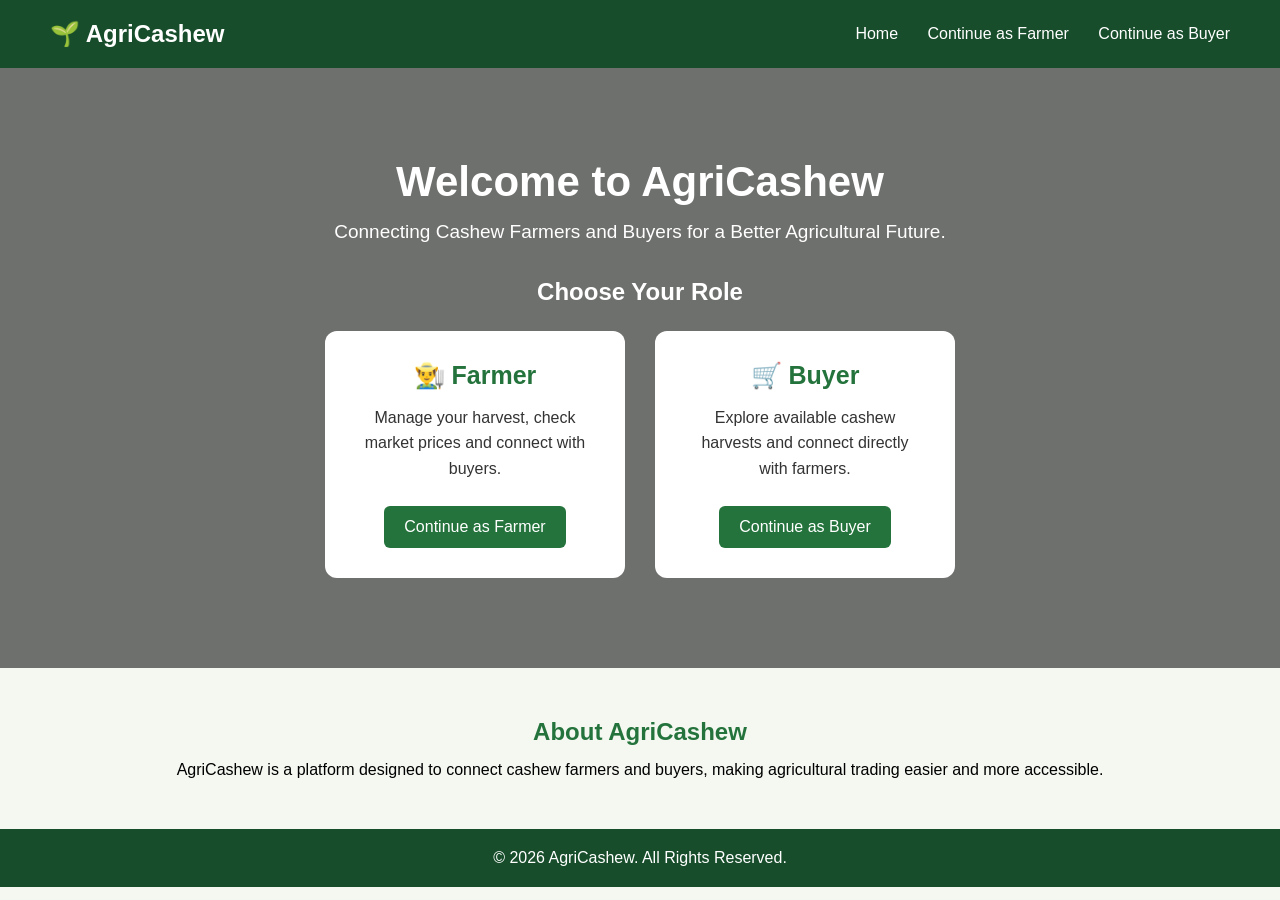
<file: templates/index.html>
<!DOCTYPE html>
<html lang="en">
<head>
    <meta charset="UTF-8">
    <meta name="viewport" content="width=device-width, initial-scale=1.0">

    <title>AgriCashew - Home</title>

    <link rel="stylesheet" href="../static/css/style.css">
</head>
<body>

    <!-- Navigation -->
    <nav class="navbar">
        <h2>🌱 AgriCashew</h2>

        <div class="nav-links">
            <a href="index.html">Home</a>
            <a href="farmer.html">Continue as Farmer</a>
            <a href="buyer.html">Continue as Buyer</a>
        </div>
    </nav>

    <!-- Welcome Section -->
    <section class="hero">
        <div class="hero-content">
            <h1>Welcome to AgriCashew</h1>

            <p>
                Connecting Cashew Farmers and Buyers
                for a Better Agricultural Future.
            </p>

            <h2>Choose Your Role</h2>

            <div class="role-container">

                <div class="role-card">
                    <h3>👨‍🌾 Farmer</h3>
                    <p>
                        Manage your harvest, check market prices
                        and connect with buyers.
                    </p>
                    <a href="farmer.html" class="btn">
                        Continue as Farmer
                    </a>
                </div>

                <div class="role-card">
                    <h3>🛒 Buyer</h3>
                    <p>
                        Explore available cashew harvests
                        and connect directly with farmers.
                    </p>
                    <a href="buyer.html" class="btn">
                        Continue as Buyer
                    </a>
                </div>

            </div>
        </div>
    </section>

    <!-- About Section -->
    <section id="about" class="about">
        <h2>About AgriCashew</h2>
        <p>
            AgriCashew is a platform designed to connect
            cashew farmers and buyers, making agricultural
            trading easier and more accessible.
        </p>
    </section>

    <!-- Footer -->
    <footer id="contact">
        <p>© 2026 AgriCashew. All Rights Reserved.</p>
    </footer>

   <script src="../static/js/script.js"></script>

</body>
</html>
</file>
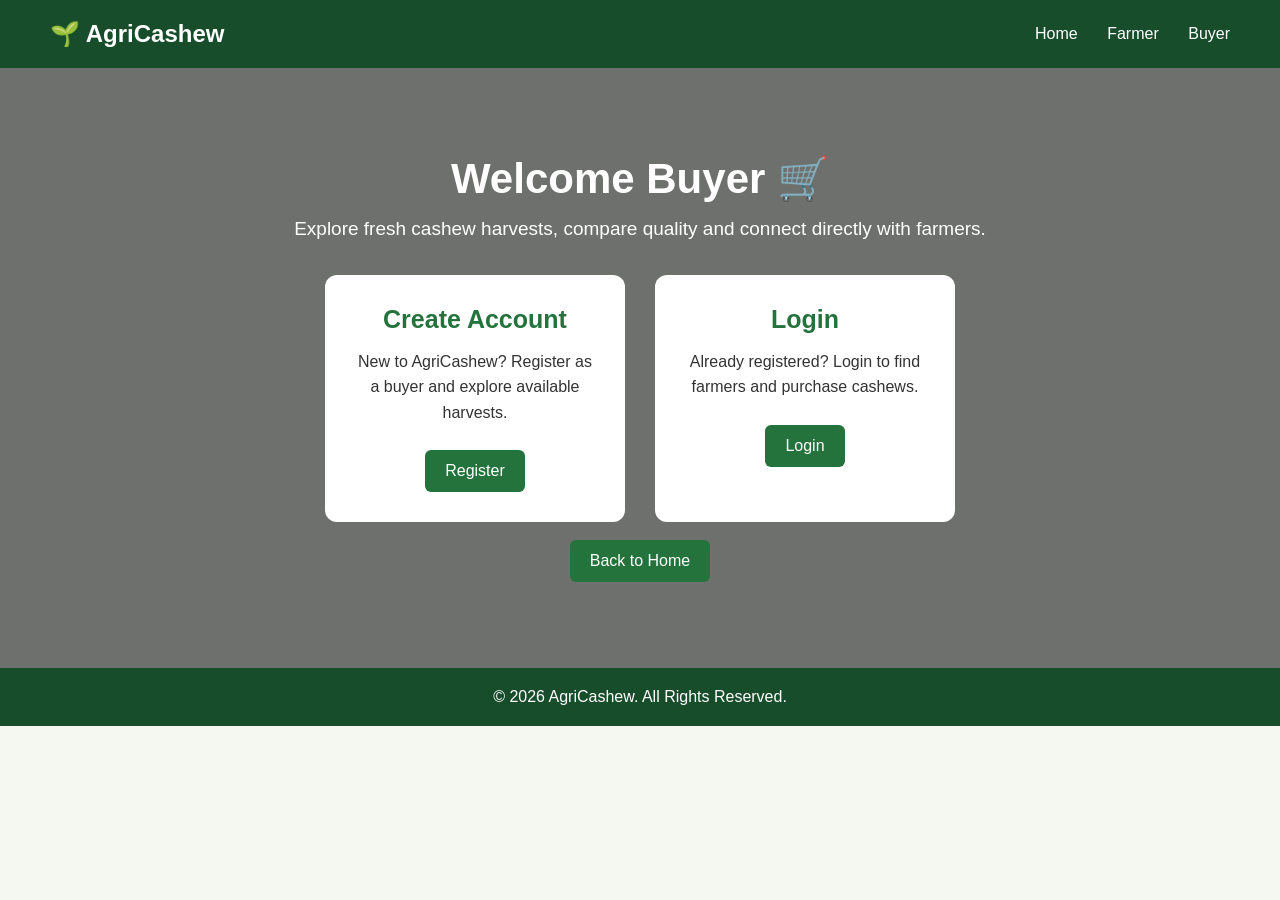
<file: templates/buyer.html>
<!DOCTYPE html>
<html lang="en">
<head>
    <meta charset="UTF-8">
    <meta name="viewport" content="width=device-width, initial-scale=1.0">

    <title>Buyer - AgriCashew</title>

    <link rel="stylesheet" href="../static/css/style.css">
</head>
<body>

    <!-- Navigation -->
    <nav class="navbar">
        <h2>🌱 AgriCashew</h2>

        <div class="nav-links">
            <a href="index.html">Home</a>
            <a href="farmer.html">Farmer</a>
            <a href="buyer.html">Buyer</a>
        </div>
    </nav>

    <!-- Buyer Welcome Section -->
    <section class="hero">
        <div class="hero-content">

            <h1>Welcome Buyer 🛒</h1>

            <p>
                Explore fresh cashew harvests, compare quality
                and connect directly with farmers.
            </p>

            <div class="role-container">

                <!-- Registration Card -->
                <div class="role-card">
                    <h3>Create Account</h3>

                    <p>
                        New to AgriCashew?
                        Register as a buyer and explore available harvests.
                    </p>

                    <a href="buyer_register.html" class="btn">Register</a>
                </div>

                <!-- Login Card -->
                <div class="role-card">
                    <h3>Login</h3>

                    <p>
                        Already registered?
                        Login to find farmers and purchase cashews.
                    </p>

                    <a href="buyer_login.html" class="btn">Login</a>
                </div>

            </div>

            <br>

            <a href="index.html" class="btn">Back to Home</a>

        </div>
    </section>

    <!-- Footer -->
    <footer>
        <p>© 2026 AgriCashew. All Rights Reserved.</p>
    </footer>

    <script src="../static/js/script.js"></script>

</body>
</html>
</file>
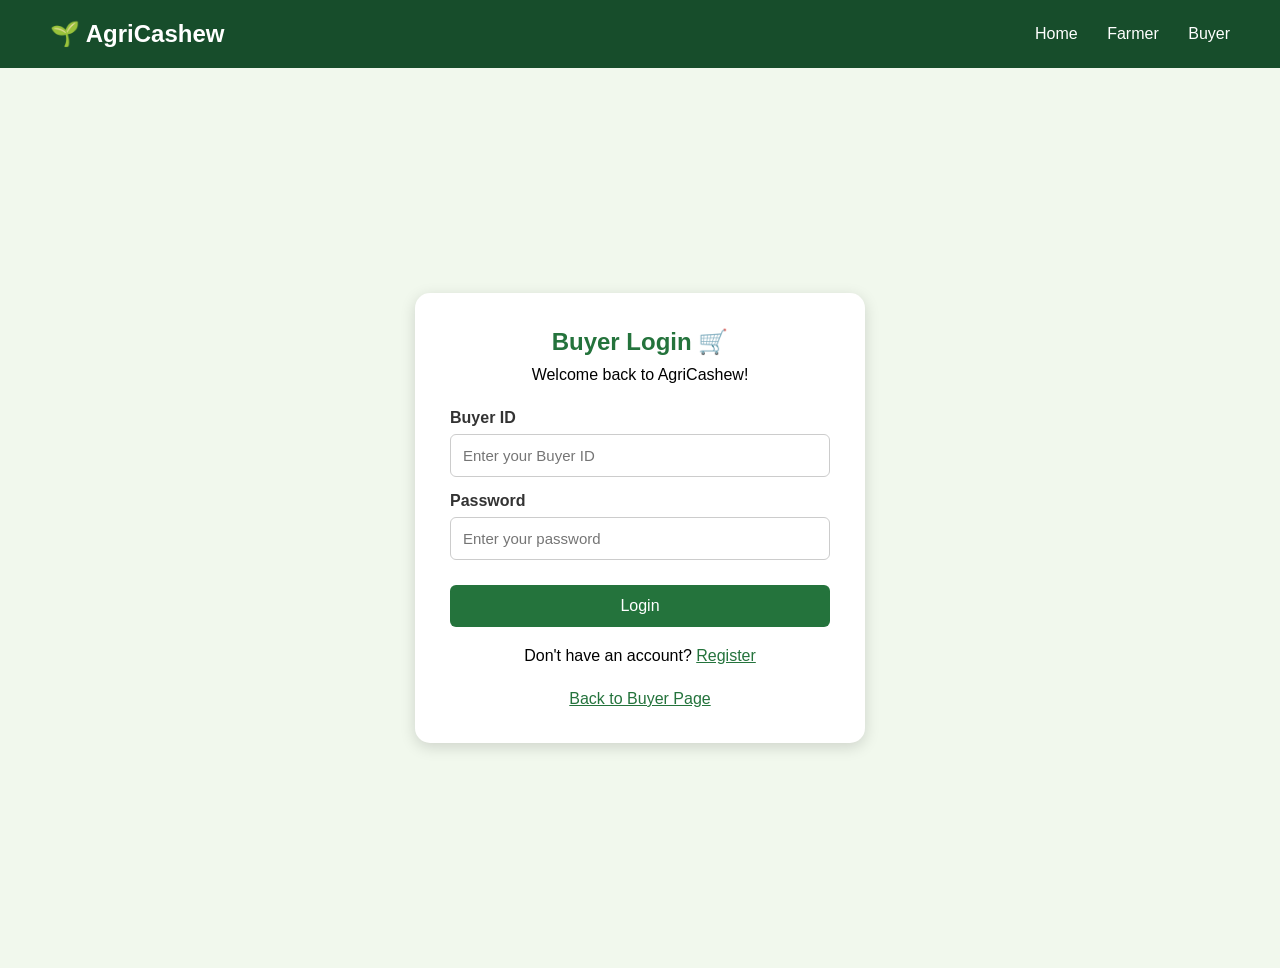
<file: templates/buyer_login.html>
<!DOCTYPE html>
<html lang="en">
<head>
    <meta charset="UTF-8">
    <meta name="viewport" content="width=device-width, initial-scale=1.0">

    <title>Buyer Login - AgriCashew</title>

    <link rel="stylesheet" href="../static/css/style.css">
</head>
<body>

    <!-- Navigation -->
    <nav class="navbar">
        <h2>🌱 AgriCashew</h2>

        <div class="nav-links">
            <a href="index.html">Home</a>
            <a href="farmer.html">Farmer</a>
            <a href="buyer.html">Buyer</a>
        </div>
    </nav>

    <!-- Buyer Login Form -->
    <section class="form-section">

        <div class="form-card">

            <h1>Buyer Login 🛒</h1>

            <p>Welcome back to AgriCashew!</p>

            <form id="buyerLoginForm">

                <label>Buyer ID</label>

                <input
                    type="text"
                    id="loginBuyerId"
                    placeholder="Enter your Buyer ID"
                    required
                >

                <label>Password</label>

                <input
                    type="password"
                    id="loginBuyerPassword"
                    placeholder="Enter your password"
                    required
                >

                <button type="submit" class="btn">
                    Login
                </button>

            </form>

            <p class="form-footer">
                Don't have an account?
                <a href="buyer_register.html">Register</a>
            </p>

            <a href="buyer.html" class="back-link">
                Back to Buyer Page
            </a>

        </div>

    </section>

    <script src="../static/js/script.js"></script>

</body>
</html>
</file>
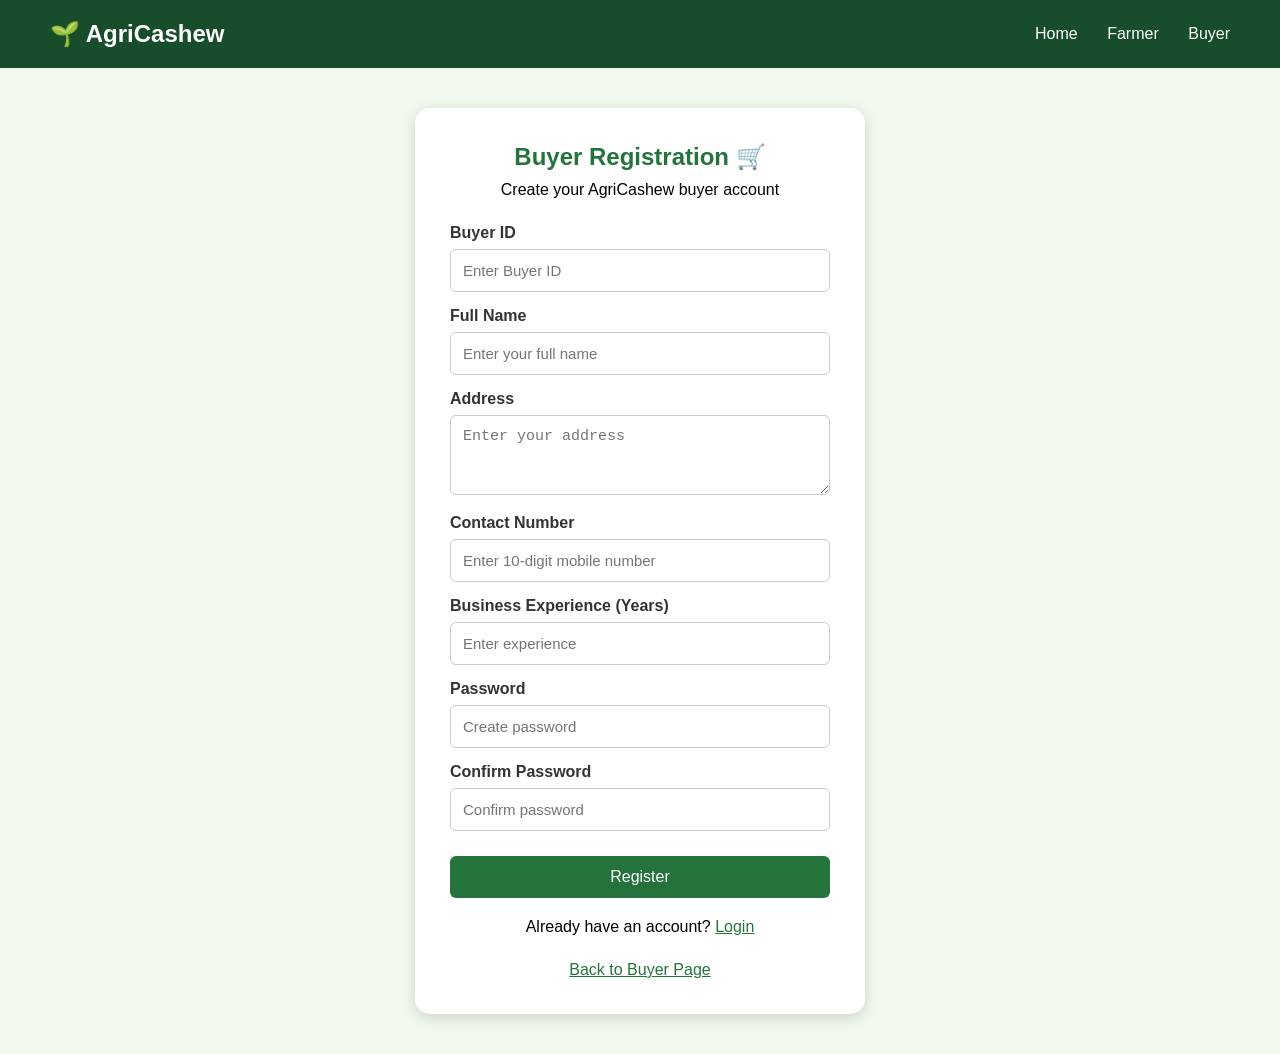
<file: templates/buyer_register.html>
<!DOCTYPE html>
<html lang="en">
<head>
    <meta charset="UTF-8">
    <meta name="viewport" content="width=device-width, initial-scale=1.0">

    <title>Buyer Registration - AgriCashew</title>

    <link rel="stylesheet" href="../static/css/style.css">
</head>
<body>

    <nav class="navbar">
        <h2>🌱 AgriCashew</h2>

        <div class="nav-links">
            <a href="index.html">Home</a>
            <a href="farmer.html">Farmer</a>
            <a href="buyer.html">Buyer</a>
        </div>
    </nav>

    <section class="form-section">

        <div class="form-card">

            <h1>Buyer Registration 🛒</h1>
            <p>Create your AgriCashew buyer account</p>

            <form id="buyerForm">

                <label>Buyer ID</label>
                <input type="text" id="buyerId"
                       placeholder="Enter Buyer ID" required>

                <label>Full Name</label>
                <input type="text" id="buyerName"
                       placeholder="Enter your full name" required>

                <label>Address</label>
                <textarea id="buyerAddress"
                          placeholder="Enter your address"
                          required></textarea>

                <label>Contact Number</label>
                <input type="tel" id="buyerPhone"
                       placeholder="Enter 10-digit mobile number"
                       pattern="[0-9]{10}" required>

                <label>Business Experience (Years)</label>
                <input type="number" id="buyerExperience"
                       placeholder="Enter experience"
                       min="0" required>

                <label>Password</label>
                <input type="password" id="buyerPassword"
                       placeholder="Create password" required>

                <label>Confirm Password</label>
                <input type="password" id="buyerConfirmPassword"
                       placeholder="Confirm password" required>

                <button type="submit" class="btn">
                    Register
                </button>

            </form>

            <p class="form-footer">
                Already have an account?
                <a href="buyer.html">Login</a>
            </p>

            <a href="buyer.html" class="back-link">
                Back to Buyer Page
            </a>

        </div>

    </section>

    <script src="../static/js/script.js"></script>

</body>
</html>
</file>
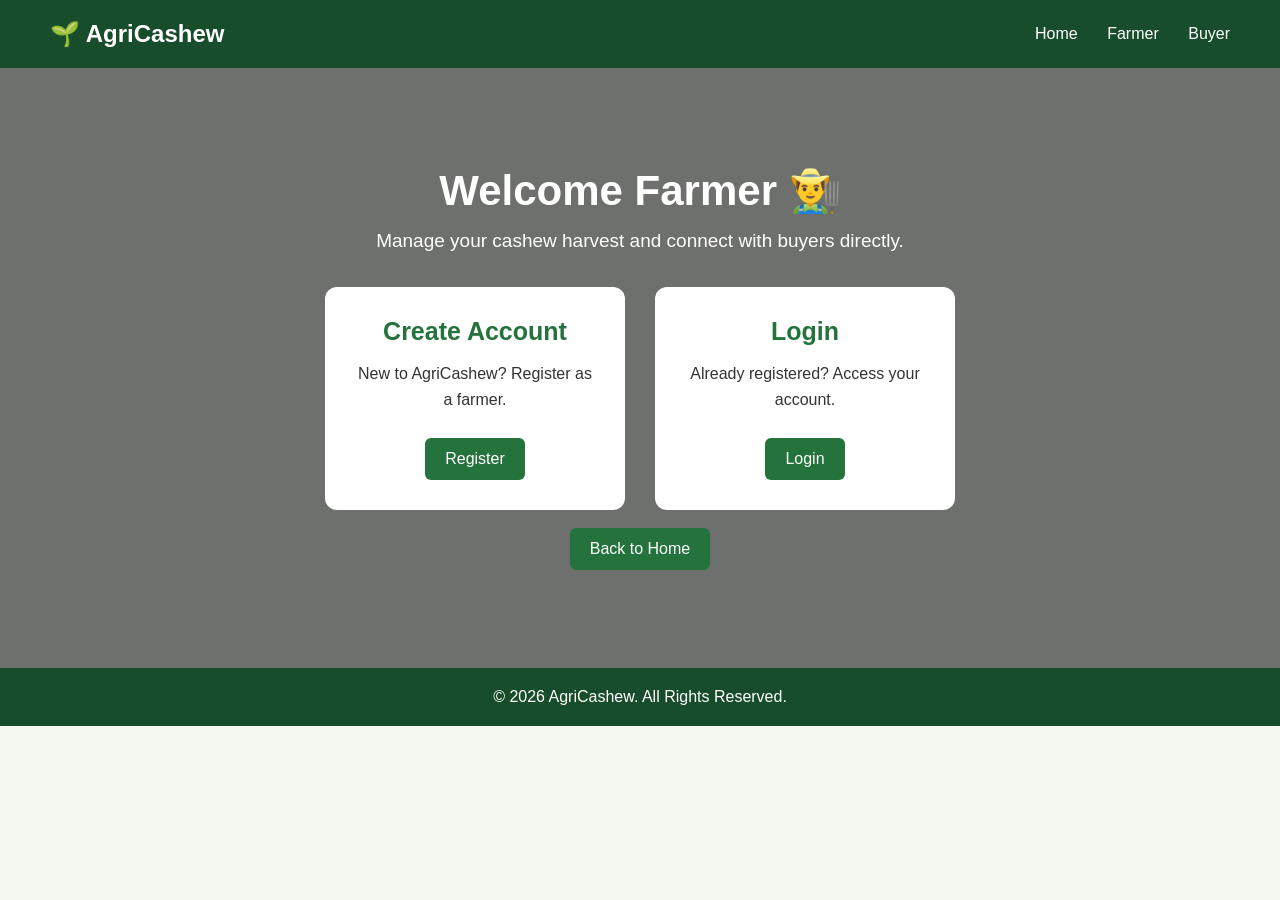
<file: templates/farmer.html>
<!DOCTYPE html>
<html lang="en">
<head>
    <meta charset="UTF-8">
    <meta name="viewport" content="width=device-width, initial-scale=1.0">

    <title>Farmer - AgriCashew</title>

    <link rel="stylesheet" href="../static/css/style.css">
</head>
<body>

    <nav class="navbar">
        <h2>🌱 AgriCashew</h2>

        <div class="nav-links">
            <a href="index.html">Home</a>
            <a href="farmer.html">Farmer</a>
            <a href="buyer.html">Buyer</a>
        </div>
    </nav>

    <section class="hero">
        <div class="hero-content">
            <h1>Welcome Farmer 👨‍🌾</h1>

            <p>
                Manage your cashew harvest and connect
                with buyers directly.
            </p>

            <div class="role-container">
                <div class="role-card">
                    <h3>Create Account</h3>
                    <p>New to AgriCashew? Register as a farmer.</p>
                    <a href="farmer_register.html" class="btn">Register</a>
                </div>

                <div class="role-card">
                    <h3>Login</h3>
                    <p>Already registered? Access your account.</p>
                    <a href="farmer_login.html" class="btn">Login</a>
                </div>
            </div>

            <br>
            <a href="index.html" class="btn">Back to Home</a>
        </div>
    </section>

    <footer>
        <p>© 2026 AgriCashew. All Rights Reserved.</p>
    </footer>

    <script src="../static/js/script.js"></script>

</body>
</html>
</file>
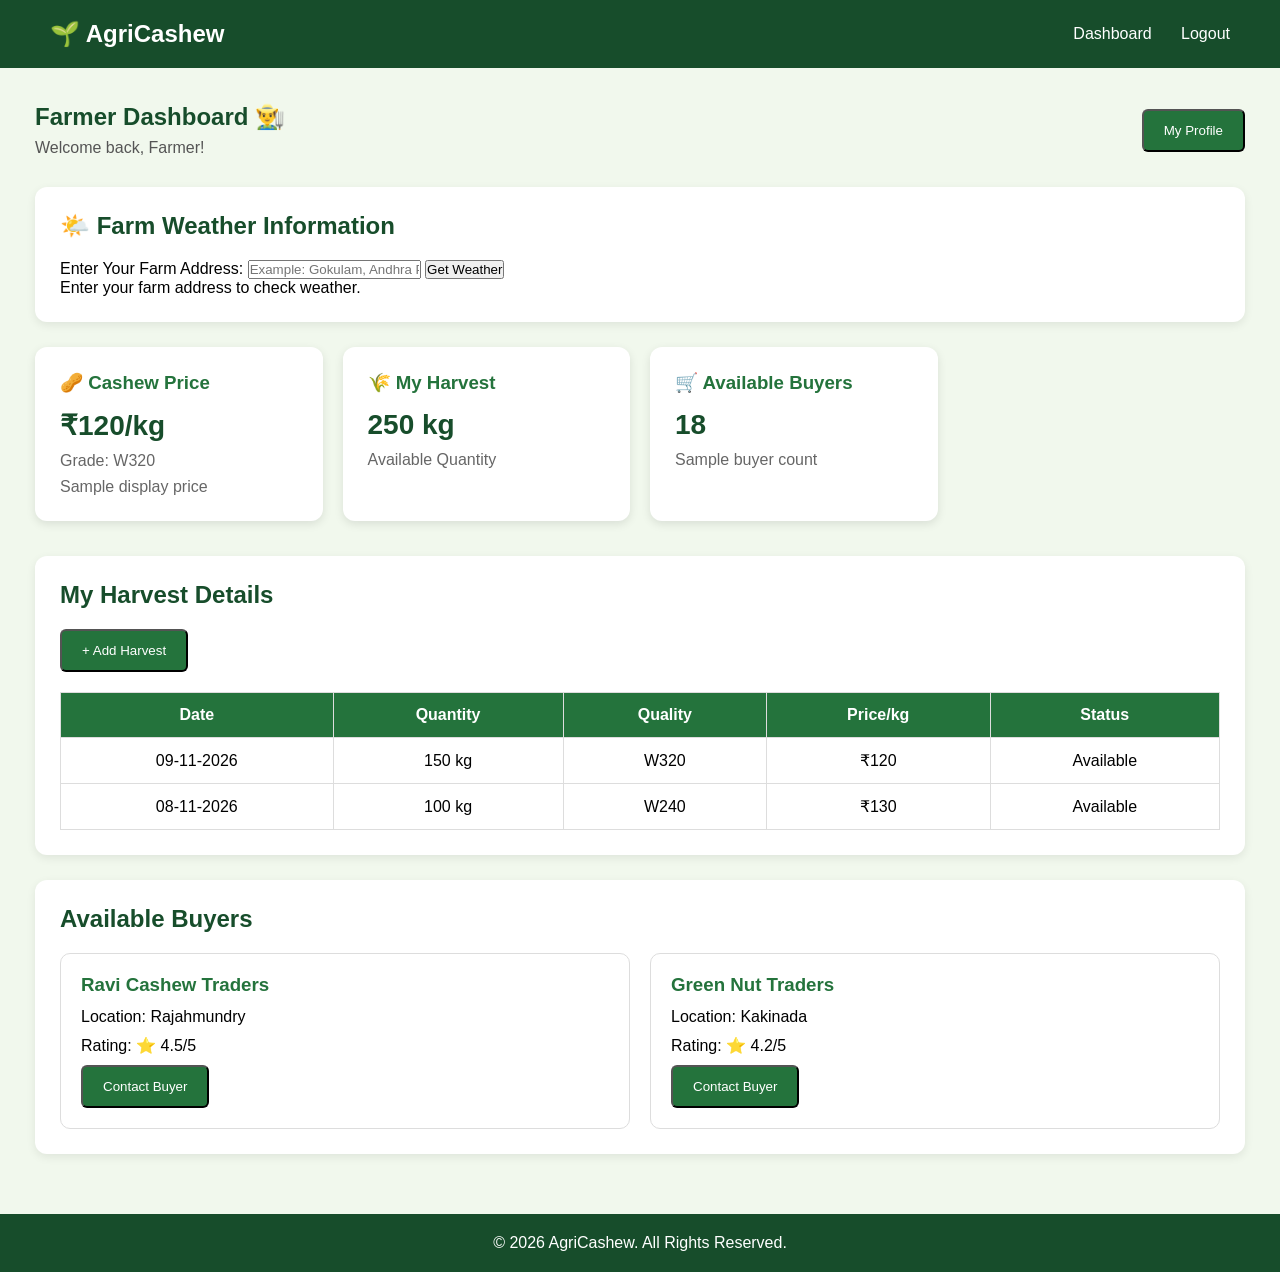
<file: templates/farmer_dashboard.html>
<!DOCTYPE html>
<html lang="en">
<head>
    <meta charset="UTF-8">
    <meta name="viewport" content="width=device-width, initial-scale=1.0">

    <title>Farmer Dashboard - AgriCashew</title>

    <link rel="stylesheet" href="../static/css/style.css">
</head>

<body>

    <!-- Navigation -->
    <nav class="navbar">
        <h2>🌱 AgriCashew</h2>

        <div class="nav-links">
            <a href="farmer_dashboard.html">Dashboard</a>
            <a href="farmer.html">Logout</a>
        </div>
    </nav>

    <section class="dashboard">

        <!-- Dashboard Heading -->
        <div class="dashboard-heading">
            <div>
                <h1>Farmer Dashboard 👨‍🌾</h1>
                <p>Welcome back, Farmer!</p>
            </div>

            <button class="btn" type="button"
                onclick="alert('Profile page coming soon!')">
                My Profile
            </button>
        </div>
         <!-- Weather Section -->
<section class="dashboard-section">
    <h2>🌤️ Farm Weather Information</h2>

    <label for="farmAddress">Enter Your Farm Address:</label>

    <input
        type="text"
        id="farmAddress"
        placeholder="Example: Gokulam, Andhra Pradesh"
    >

    <button onclick="getWeather()">
        Get Weather
    </button>

    <div id="weatherInfo">
        <p>Enter your farm address to check weather.</p>
    </div>
</section>


        <!-- Summary Cards -->
        <div class="dashboard-cards">
            <div class="dashboard-card">
                <h3>🥜 Cashew Price</h3>
                <h2>₹120/kg</h2>
                <p>Grade: W320</p>
                <p>Sample display price</p>
            </div>

            <div class="dashboard-card">
                <h3>🌾 My Harvest</h3>
                <h2 id="totalHarvest">250 kg</h2>
                <p>Available Quantity</p>
            </div>

            <div class="dashboard-card">
                <h3>🛒 Available Buyers</h3>
                <h2>18</h2>
                <p>Sample buyer count</p>
            </div>

        </div>
       
        <!-- Harvest Section -->
        <div class="dashboard-section">

            <h2>My Harvest Details</h2>

            <button type="button" class="btn"
                id="showHarvestForm">
                + Add Harvest
            </button>

            <!-- Add Harvest Form -->
            <div class="harvest-form"
                id="harvestFormContainer" hidden>

                <h3>Add New Harvest 🌾</h3>

                <form id="harvestForm">

                    <label for="harvestDate">Harvest Date</label>
                    <input type="date"
                        id="harvestDate" required>

                    <label for="quantity">Quantity (kg)</label>
                    <input type="number"
                        id="quantity"
                        placeholder="Enter quantity in kg"
                        min="0.1"
                        step="0.1"
                        required>

                    <label for="quality">Cashew Quality</label>
                    <select id="quality" required>
                        <option value="">Select Quality</option>
                        <option value="W180">W180</option>
                        <option value="W210">W210</option>
                        <option value="W240">W240</option>
                        <option value="W320">W320</option>
                        <option value="W450">W450</option>
                        <option value="Other">Other</option>
                    </select>

                    <label for="price">Price per kg (₹)</label>
                    <input type="number"
                        id="price"
                        placeholder="Enter price per kg"
                        min="0.01"
                        step="0.01"
                        required>

                    <label for="status">Availability Status</label>
                    <select id="status" required>
                        <option value="Available">Available</option>
                        <option value="Sold">Sold</option>
                    </select>

                    <button type="submit" class="btn">
                        Save Harvest
                    </button>

                    <button type="button"
                        class="btn cancel-btn"
                        id="cancelHarvestForm">
                        Cancel
                    </button>

                </form>

            </div>

            <!-- Harvest Table -->
            <div class="table-container">

                <table>
                    <thead>
                        <tr>
                            <th>Date</th>
                            <th>Quantity</th>
                            <th>Quality</th>
                            <th>Price/kg</th>
                            <th>Status</th>
                        </tr>
                    </thead>

                    <tbody id="harvestTableBody">

                        <tr>
                            <td>09-11-2026</td>
                            <td>150 kg</td>
                            <td>W320</td>
                            <td>₹120</td>
                            <td>Available</td>
                        </tr>

                        <tr>
                            <td>08-11-2026</td>
                            <td>100 kg</td>
                            <td>W240</td>
                            <td>₹130</td>
                            <td>Available</td>
                        </tr>

                    </tbody>
                </table>

            </div>

        </div>

        <!-- Buyer Section -->
        <div class="dashboard-section">

            <h2>Available Buyers</h2>

            <div class="buyer-list">

                <div class="buyer-item">
                    <h3>Ravi Cashew Traders</h3>
                    <p>Location: Rajahmundry</p>
                    <p>Rating: ⭐ 4.5/5</p>

                    <button class="btn" type="button"
                        onclick="alert('Contact feature coming soon!')">
                        Contact Buyer
                    </button>
                </div>

                <div class="buyer-item">
                    <h3>Green Nut Traders</h3>
                    <p>Location: Kakinada</p>
                    <p>Rating: ⭐ 4.2/5</p>

                    <button class="btn" type="button"
                        onclick="alert('Contact feature coming soon!')">
                        Contact Buyer
                    </button>
                </div>

            </div>

        </div>

    </section>

    <!-- Footer -->
    <footer>
        <p>© 2026 AgriCashew. All Rights Reserved.</p>
    </footer>

    <!-- JavaScript -->
    <script src="../static/js/script.js"></script>

</body>
</html>
</file>
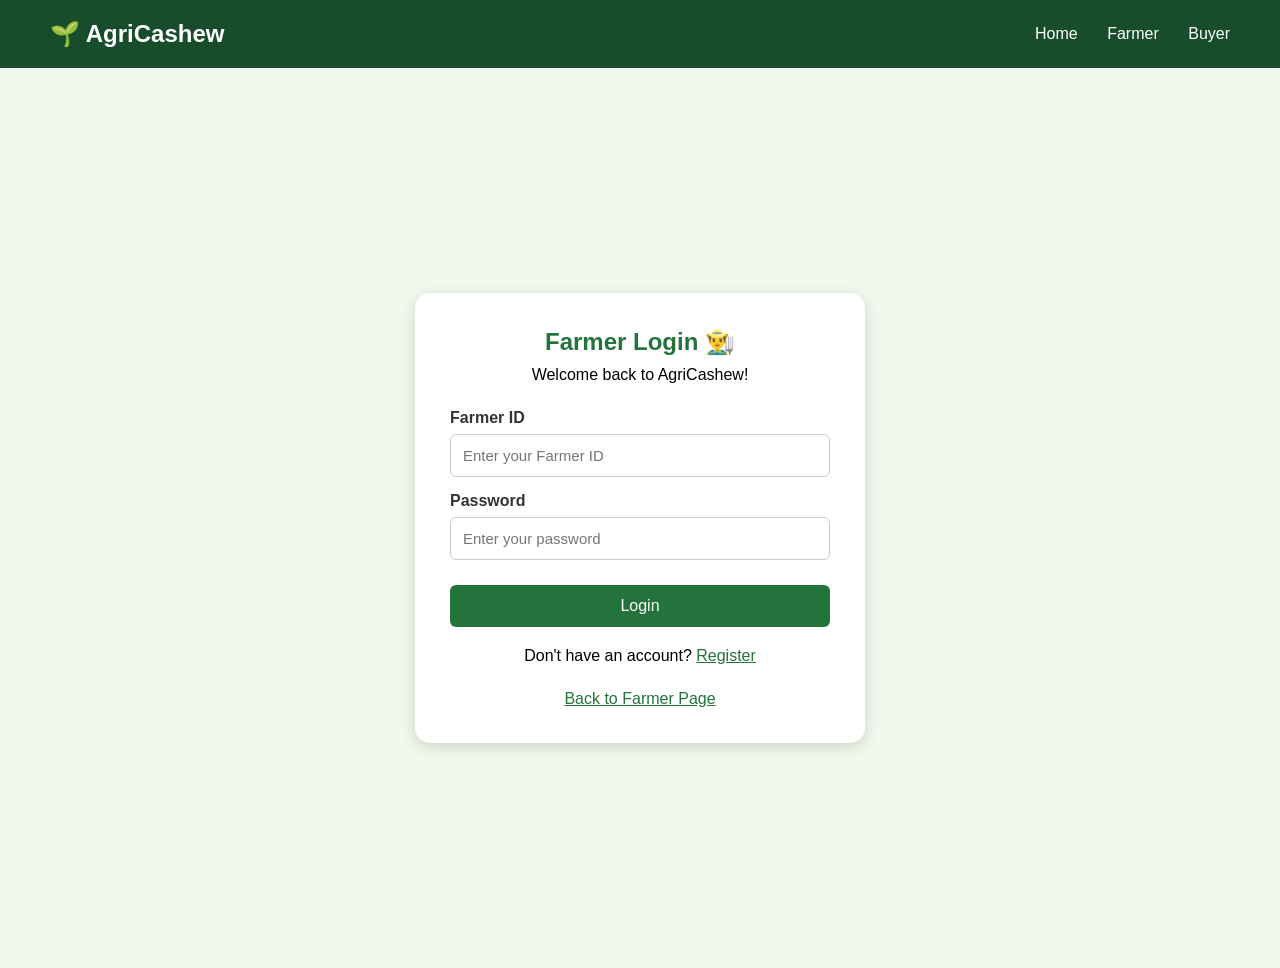
<file: templates/farmer_login.html>
<!DOCTYPE html>
<html lang="en">
<head>
    <meta charset="UTF-8">
    <meta name="viewport" content="width=device-width, initial-scale=1.0">

    <title>Farmer Login - AgriCashew</title>

    <link rel="stylesheet" href="../static/css/style.css">
</head>
<body>

    <nav class="navbar">
        <h2>🌱 AgriCashew</h2>

        <div class="nav-links">
            <a href="index.html">Home</a>
            <a href="farmer.html">Farmer</a>
            <a href="buyer.html">Buyer</a>
        </div>
    </nav>

    <section class="form-section">

        <div class="form-card">

            <h1>Farmer Login 👨‍🌾</h1>

            <p>Welcome back to AgriCashew!</p>

            <form id="farmerLoginForm">

                <label>Farmer ID</label>
                <input
                    type="text"
                    id="loginFarmerId"
                    placeholder="Enter your Farmer ID"
                    required
                >

                <label>Password</label>
                <input
                    type="password"
                    id="loginFarmerPassword"
                    placeholder="Enter your password"
                    required
                >

                <button type="submit" class="btn">
                    Login
                </button>

            </form>

            <p class="form-footer">
                Don't have an account?
                <a href="farmer_register.html">Register</a>
            </p>

            <a href="farmer.html" class="back-link">
                Back to Farmer Page
            </a>

        </div>

    </section>

    <script src="../static/js/script.js"></script>

</body>
</html>
</file>
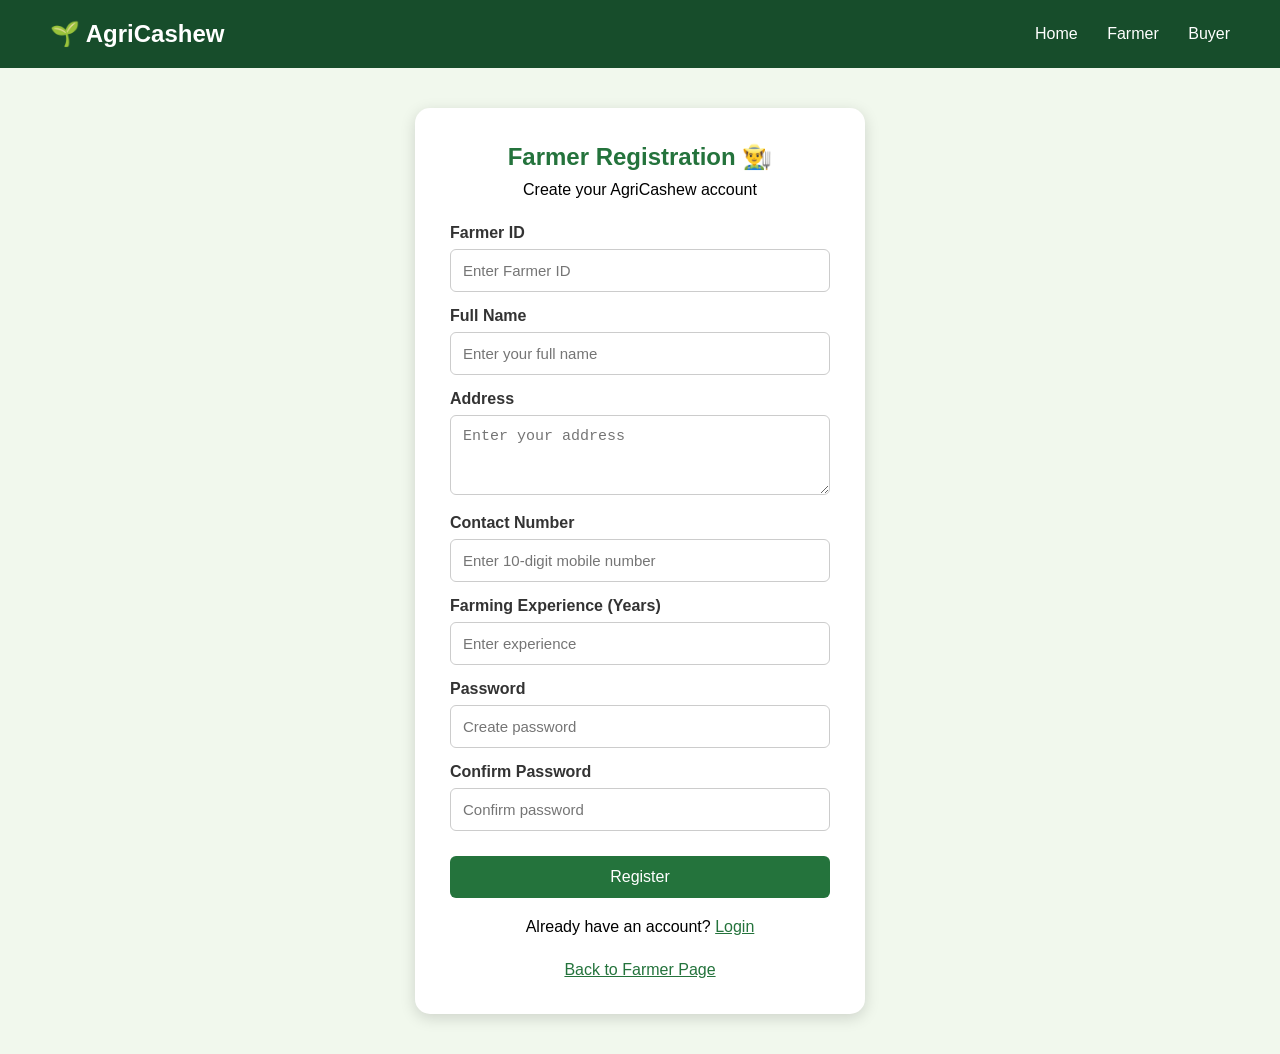
<file: templates/farmer_register.html>
<!DOCTYPE html>
<html lang="en">
<head>
    <meta charset="UTF-8">
    <meta name="viewport" content="width=device-width, initial-scale=1.0">

    <title>Farmer Registration - AgriCashew</title>

    <link rel="stylesheet" href="../static/css/style.css">
</head>
<body>

    <nav class="navbar">
        <h2>🌱 AgriCashew</h2>

        <div class="nav-links">
            <a href="index.html">Home</a>
            <a href="farmer.html">Farmer</a>
            <a href="buyer.html">Buyer</a>
        </div>
    </nav>

    <section class="form-section">

        <div class="form-card">

            <h1>Farmer Registration 👨‍🌾</h1>

            <p>Create your AgriCashew account</p>

            <form id="farmerForm">

                <label>Farmer ID</label>
                <input type="text" id="farmerId"
                       placeholder="Enter Farmer ID" required>

                <label>Full Name</label>
                <input type="text" id="name"
                       placeholder="Enter your full name" required>

                <label>Address</label>
                <textarea id="address"
                          placeholder="Enter your address"
                          required></textarea>

                <label>Contact Number</label>
                <input type="tel" id="phone"
                       placeholder="Enter 10-digit mobile number"
                       pattern="[0-9]{10}" required>

                <label>Farming Experience (Years)</label>
                <input type="number" id="experience"
                       placeholder="Enter experience"
                       min="0" required>

                <label>Password</label>
                <input type="password" id="password"
                       placeholder="Create password" required>

                <label>Confirm Password</label>
                <input type="password" id="confirmPassword"
                       placeholder="Confirm password" required>

                <button type="submit" class="btn">
                    Register
                </button>

            </form>

            <p class="form-footer">
                Already have an account?
                <a href="#">Login</a>
            </p>

            <a href="farmer.html" class="back-link">
                Back to Farmer Page
            </a>

        </div>

    </section>

    <script src="../static/js/script.js"></script>

</body>
</html>
</file>
<file: static/css/style.css>
* {
    margin: 0;
    padding: 0;
    box-sizing: border-box;
}

body {
    font-family: Arial, sans-serif;
    background-color: #f4f8f1;
}

/* Navigation */
.navbar {
    display: flex;
    justify-content: space-between;
    align-items: center;
    padding: 20px 50px;
    background-color: #174d2b;
    color: white;
}

.nav-links a {
    color: white;
    text-decoration: none;
    margin-left: 25px;
}

/* Welcome Section */
.hero {
    min-height: 600px;
    display: flex;
    justify-content: center;
    align-items: center;
    text-align: center;
    padding: 50px 20px;

    background:
        linear-gradient(rgba(0,0,0,0.55),
                        rgba(0,0,0,0.55)),
        url("https://images.unsplash.com/photo-1500382017468-9049fed747ef")
        center/cover;
}

.hero-content {
    color: white;
    max-width: 1000px;
}

.hero h1 {
    font-size: 42px;
    margin-bottom: 15px;
}

.hero-content > p {
    font-size: 19px;
    margin-bottom: 35px;
}

.hero h2 {
    margin-bottom: 25px;
}

/* Role Cards */
.role-container {
    display: flex;
    justify-content: center;
    gap: 30px;
    flex-wrap: wrap;
}

.role-card {
    background-color: white;
    color: #333;
    width: 300px;
    padding: 30px;
    border-radius: 12px;
}

.role-card h3 {
    color: #24733c;
    font-size: 25px;
    margin-bottom: 15px;
}

.role-card p {
    line-height: 1.6;
    margin-bottom: 25px;
}

.btn {
    display: inline-block;
    background-color: #24733c;
    color: white;
    padding: 12px 20px;
    text-decoration: none;
    border-radius: 6px;
}

.btn:hover {
    background-color: #174d2b;
}

/* About */
.about {
    text-align: center;
    padding: 50px 20px;
}

.about h2 {
    color: #24733c;
    margin-bottom: 15px;
}

/* Footer */
footer {
    background-color: #174d2b;
    color: white;
    text-align: center;
    padding: 20px;
}

/* Mobile Responsive */
@media (max-width: 600px) {
    .navbar {
        flex-direction: column;
        gap: 15px;
        padding: 20px;
    }

    .nav-links a {
        margin: 8px;
    }

    .hero h1 {
        font-size: 30px;
    }
}
/* Farmer Registration */

/* Registration Form */

.form-section {
    min-height: 100vh;
    background-color: #f1f8ed;
    display: flex;
    justify-content: center;
    align-items: center;
    padding: 40px 20px;
}

.form-card {
    background-color: white;
    width: 450px;
    max-width: 100%;
    padding: 35px;
    border-radius: 15px;
    box-shadow: 0 4px 15px rgba(0, 0, 0, 0.15);
}

.form-card h1 {
    color: #24733c;
    text-align: center;
    margin-bottom: 10px;
}

.form-card > p {
    text-align: center;
    margin-bottom: 25px;
}

.form-card label {
    display: block;
    margin-top: 15px;
    margin-bottom: 7px;
    font-weight: bold;
    color: #333;
}

.form-card input,
.form-card textarea {
    width: 100%;
    padding: 12px;
    border: 1px solid #ccc;
    border-radius: 6px;
    font-size: 15px;
}

.form-card textarea {
    height: 80px;
    resize: vertical;
}

.form-card input:focus,
.form-card textarea:focus {
    outline: none;
    border-color: #24733c;
}

.form-card button {
    width: 100%;
    margin-top: 25px;
    border: none;
    cursor: pointer;
    font-size: 16px;
}

.form-footer {
    margin-top: 20px;
}

.form-footer a,
.back-link {
    color: #24733c;
}

.back-link {
    display: block;
    text-align: center;
    margin-top: 20px;
}

/* Farmer Dashboard */

.dashboard {
    padding: 35px;
    background-color: #f1f8ed;
    min-height: 100vh;
}

.dashboard-heading {
    display: flex;
    justify-content: space-between;
    align-items: center;
    flex-wrap: wrap;
    gap: 15px;
    margin-bottom: 30px;
}

.dashboard-heading h1 {
    color: #174d2b;
    margin-bottom: 8px;
}

.dashboard-heading p {
    color: #555;
}

.dashboard-cards {
    display: grid;
    grid-template-columns: repeat(4, 1fr);
    gap: 20px;
    margin-bottom: 35px;
}

.dashboard-card {
    background-color: white;
    padding: 25px;
    border-radius: 12px;
    box-shadow: 0 3px 10px rgba(0,0,0,0.1);
}

.dashboard-card h3 {
    color: #24733c;
    margin-bottom: 15px;
}

.dashboard-card h2 {
    color: #174d2b;
    font-size: 28px;
    margin-bottom: 10px;
}

.dashboard-card p {
    color: #666;
    margin-top: 8px;
}

.dashboard-section {
    background-color: white;
    padding: 25px;
    margin-bottom: 25px;
    border-radius: 12px;
    box-shadow: 0 3px 10px rgba(0,0,0,0.08);
}

.dashboard-section h2 {
    color: #174d2b;
    margin-bottom: 20px;
}

.dashboard-section table {
    width: 100%;
    border-collapse: collapse;
    margin-top: 20px;
}

.dashboard-section th,
.dashboard-section td {
    border: 1px solid #ddd;
    padding: 13px;
    text-align: center;
}

.dashboard-section th {
    background-color: #24733c;
    color: white;
}

.buyer-list {
    display: grid;
    grid-template-columns: repeat(2, 1fr);
    gap: 20px;
}

.buyer-item {
    border: 1px solid #ddd;
    padding: 20px;
    border-radius: 10px;
}

.buyer-item h3 {
    color: #24733c;
    margin-bottom: 12px;
}

.buyer-item p {
    margin-bottom: 10px;
}

/* Responsive Dashboard */

@media (max-width: 900px) {
    .dashboard-cards {
        grid-template-columns: repeat(2, 1fr);
    }
}

@media (max-width: 600px) {
    .dashboard {
        padding: 15px;
    }

    .dashboard-cards,
    .buyer-list {
        grid-template-columns: 1fr;
    }

    .dashboard-section {
        overflow-x: auto;
    }
}


/* Add Harvest Form */

.harvest-form {
    background: #f1f8ed;
    padding: 25px;
    margin-top: 25px;
    border-radius: 10px;
}

.harvest-form h3 {
    color: #174d2b;
    margin-bottom: 15px;
}

.harvest-form label {
    display: block;
    margin-top: 15px;
    margin-bottom: 7px;
    font-weight: bold;
}

.harvest-form input,
.harvest-form select {
    width: 100%;
    padding: 12px;
    border: 1px solid #ccc;
    border-radius: 6px;
    font-size: 15px;
    background: white;
}

.harvest-form input:focus,
.harvest-form select:focus {
    outline: none;
    border-color: #24733c;
}

.harvest-form button {
    margin-top: 20px;
    margin-right: 10px;
}

.cancel-btn {
    background-color: #777;
}

.cancel-btn:hover {
    background-color: #555;
}

.table-container {
    width: 100%;
    overflow-x: auto;
}
</file>
